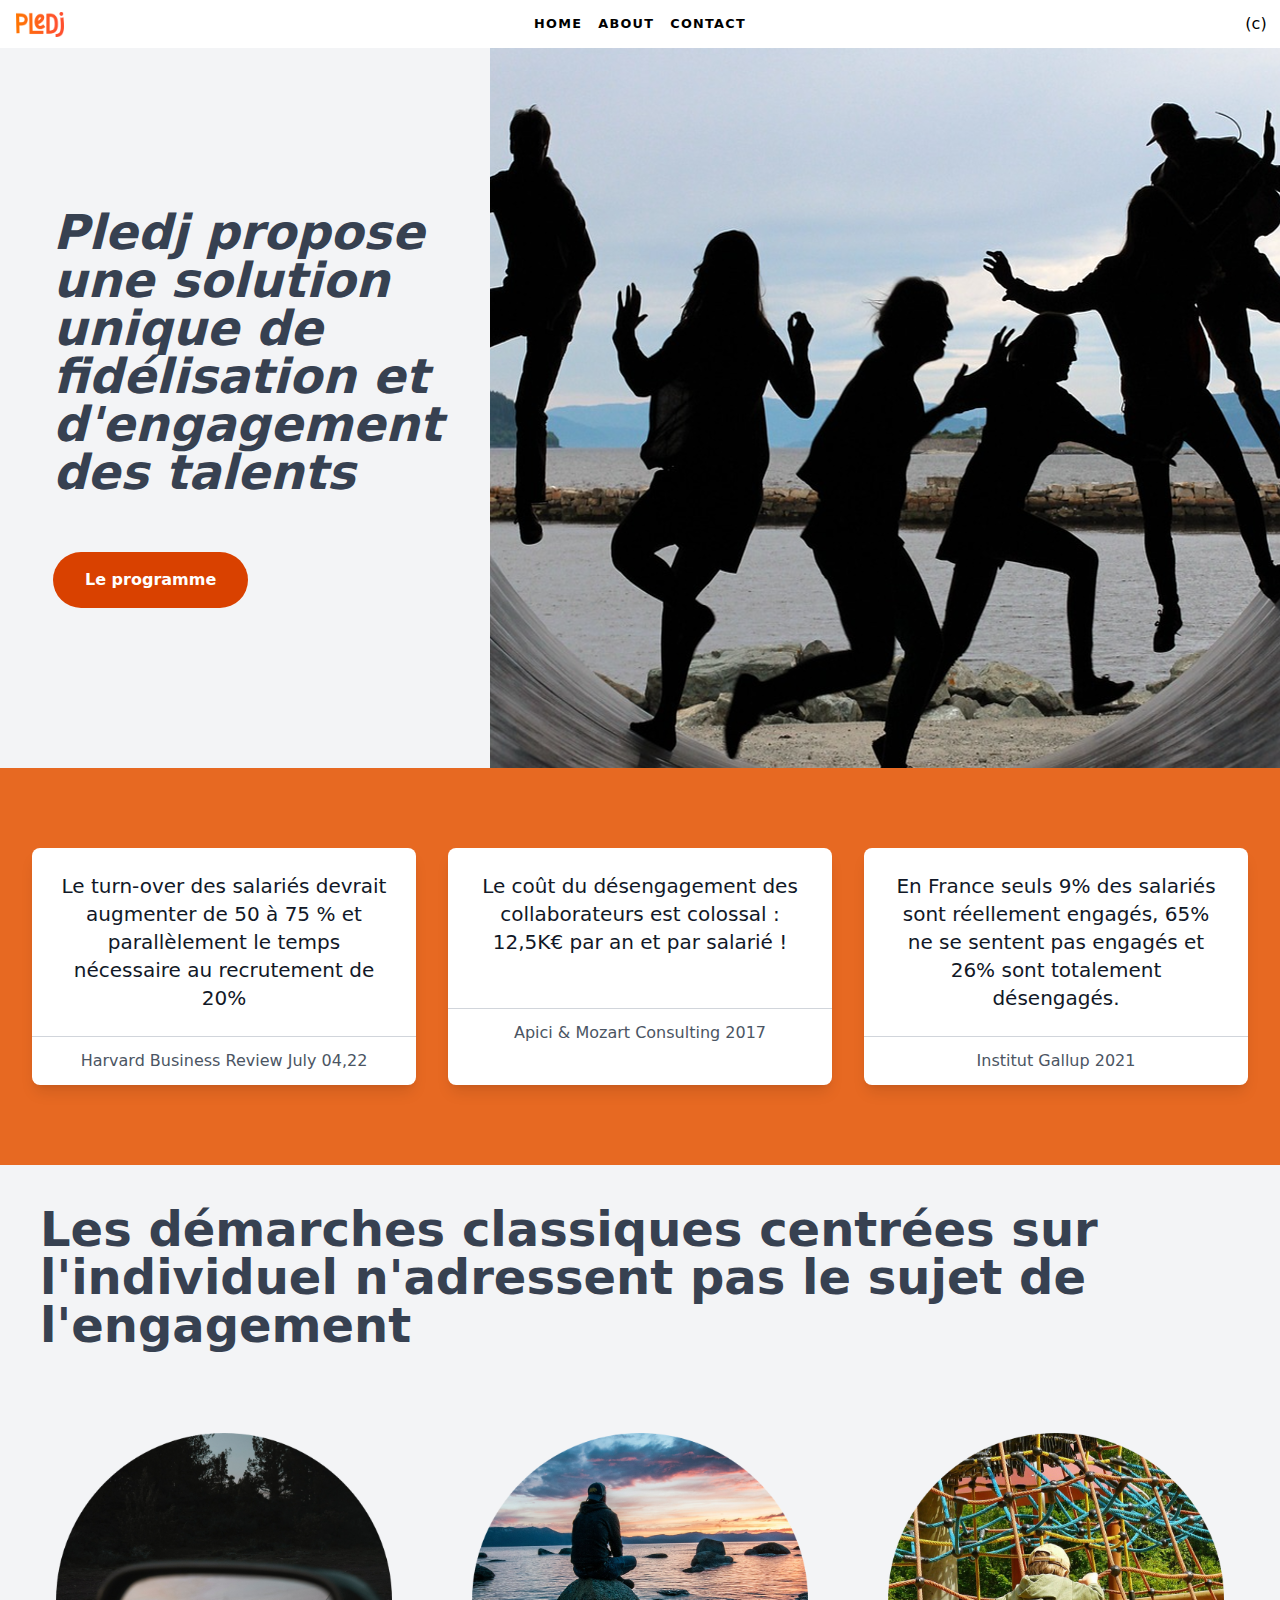
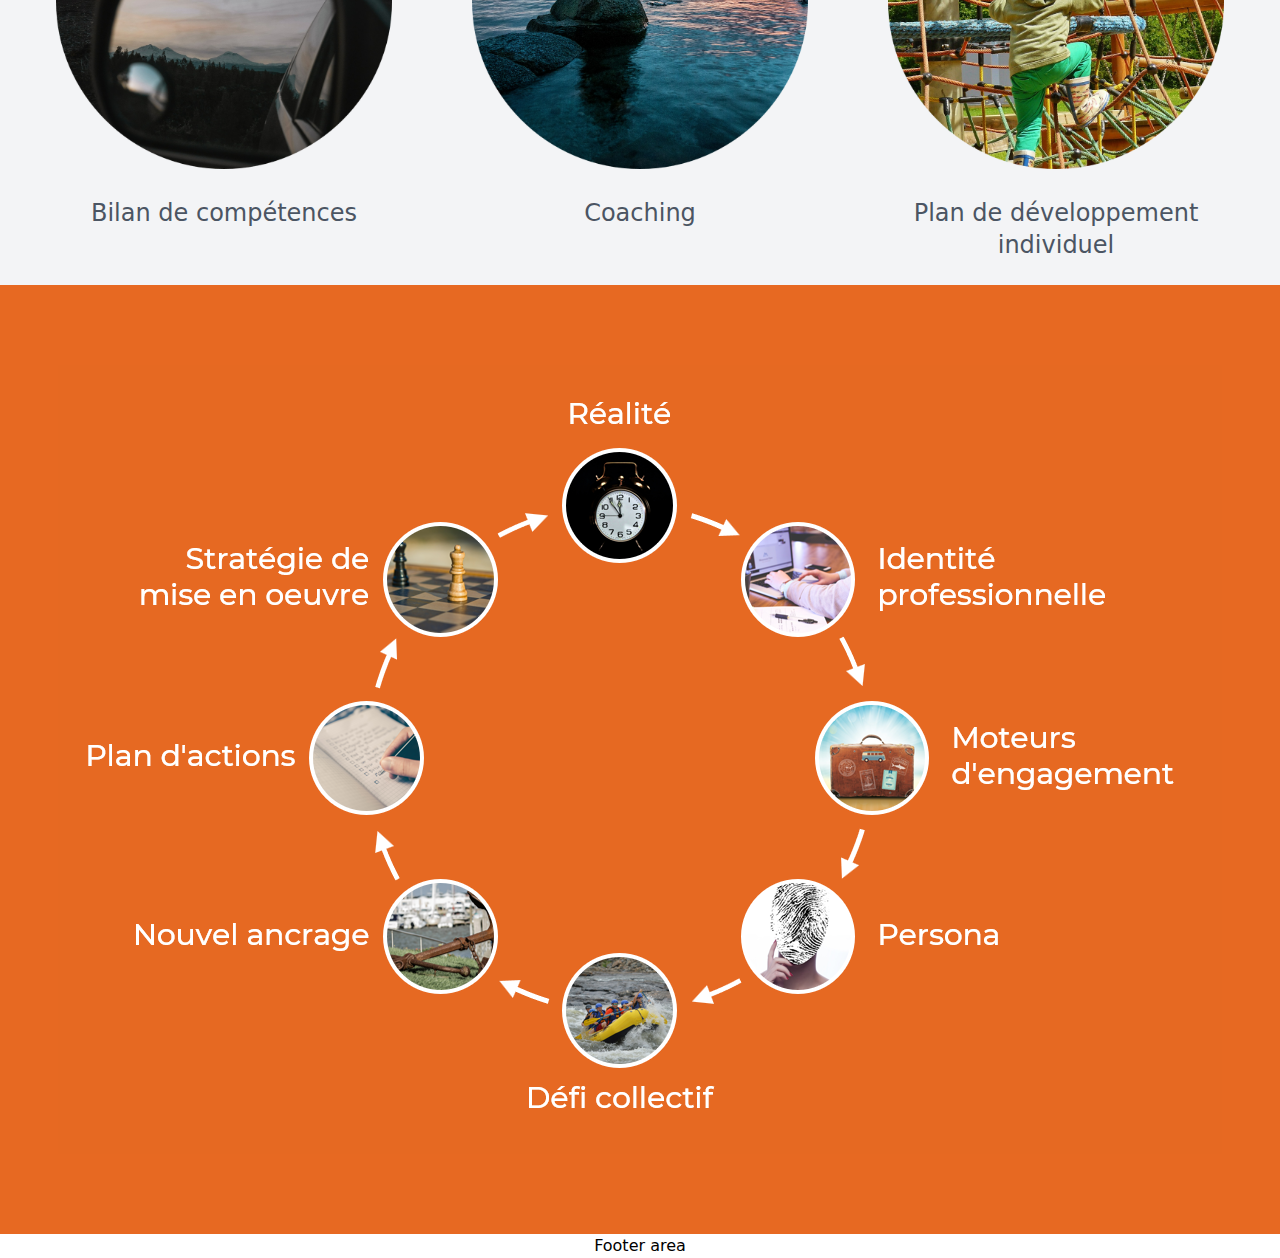
<file: index.html>
<!DOCTYPE html>
<html lang="en">
	<head>
		<meta charset="utf-8" />
		<link rel="icon" href="./favicon.png" />
		<meta name="viewport" content="width=device-width" />
		<meta http-equiv="content-security-policy" content="">
		<link href="./_app/immutable/assets/_layout-ed79c279.css" rel="stylesheet">
		<link rel="modulepreload" href="./_app/immutable/start-be95d530.js">
		<link rel="modulepreload" href="./_app/immutable/chunks/index-b7a7b086.js">
		<link rel="modulepreload" href="./_app/immutable/chunks/singletons-ea73c8f8.js">
		<link rel="modulepreload" href="./_app/immutable/components/pages/_layout.svelte-ec18c159.js">
		<link rel="modulepreload" href="./_app/immutable/chunks/stores-d4d93af7.js">
		<link rel="modulepreload" href="./_app/immutable/components/pages/_page.svelte-69e49950.js">
		<link rel="modulepreload" href="./_app/immutable/modules/pages/_page.js-32d8ae81.js">
		<link rel="modulepreload" href="./_app/immutable/chunks/_page-0df15927.js"><title>Pledj - L&#39;engagement est un jeu collectif</title><!-- HEAD_svelte-w036vl_START --><meta name="description" content="Pledj - L'engagement est un jeu collectif"><!-- HEAD_svelte-w036vl_END -->
	</head>
	<body data-sveltekit-prefetch>
		<div>


<div><header class="max-w-7xl m-auto svelte-1vxopkm"><div class="corner svelte-1vxopkm"><a href="/" class="svelte-1vxopkm"><img src="/_app/immutable/assets/logo-color-small-7dd6ccd4.png" alt="Pledj" class="svelte-1vxopkm"></a></div>

	<nav class="svelte-1vxopkm"><svg viewBox="0 0 2 3" aria-hidden="true" class="svelte-1vxopkm"><path d="M0,0 L1,2 C1.5,3 1.5,3 2,3 L2,0 Z" class="svelte-1vxopkm"></path></svg>
		<ul class="svelte-1vxopkm"><li class="svelte-1vxopkm active"><a href="/" class="svelte-1vxopkm">Home</a></li>
			<li class="svelte-1vxopkm"><a href="/about" class="svelte-1vxopkm">About</a></li>
			<li class="svelte-1vxopkm"><a href="/about" class="svelte-1vxopkm">Contact</a></li></ul>
		<svg viewBox="0 0 2 3" aria-hidden="true" class="svelte-1vxopkm"><path d="M0,0 L0,3 C0.5,3 0.5,3 1,2 L2,0 Z" class="svelte-1vxopkm"></path></svg></nav>

	<div class="corner svelte-1vxopkm"><a href="https://github.com/sveltejs/kit" class="svelte-1vxopkm">(c)
		</a></div>
</header>

	<main>

<section class="bg-gray-100"><div class="flex items-center max-w-7xl m-auto"><div class="max-w-sm align-middle m-auto"><span class="text-5xl italic font-bold text-gray-700">Pledj propose une solution unique de fidélisation et d&#39;engagement des talents</span>
			<div class="flex-nowrap mt-14"><button class="bg-brand-peach hover:bg-brand-orange text-white font-bold py-4 px-8 rounded-full">Le programme</button></div></div>
		<div class=""><picture><img src="/_app/immutable/assets/pic-people-circle-c4953aae.png" alt="Pledj propose une solution unique de fidélisation et d'engagement des talents"></picture></div></div></section>

<section class="bg-brand-pledj"><div class="flex justify-evenly max-w-7xl m-auto py-20"><div class="flex justify-center"><div class="block rounded-lg shadow-lg bg-white max-w-sm text-center"><div class="p-6"><h5 class="text-gray-900 text-xl font-medium">Le turn-over des salariés devrait augmenter de 50 à 75 % et parallèlement le temps nécessaire au recrutement de 20%
					</h5></div>
				<div class="py-3 px-6 border-t border-gray-300 text-gray-600">Harvard Business Review July 04,22
				</div></div></div>
		<div class="flex justify-center"><div class="block rounded-lg shadow-lg bg-white max-w-sm text-center"><div class="p-6"><h5 class="text-gray-900 text-xl font-medium pb-7">Le coût du désengagement des collaborateurs est colossal : 12,5K€ par an et par salarié !
					</h5></div>
				<div class="py-3 px-6 border-t border-gray-300 text-gray-600">Apici &amp; Mozart Consulting 2017
				</div></div></div>
		<div class="flex justify-center"><div class="block rounded-lg shadow-lg bg-white max-w-sm text-center"><div class="p-6"><h5 class="text-gray-900 text-xl font-medium">En France seuls 9% des salariés sont réellement engagés, 65% ne se sentent pas engagés et 26% sont totalement désengagés.
					</h5></div>
				<div class="py-3 px-6 border-t border-gray-300 text-gray-600">Institut Gallup 2021
				</div></div></div></div></section>

<section class="bg-gray-100"><div class="flex items-center max-w-7xl m-auto"><div><h1 class="text-5xl font-bold text-gray-700 m-10">Les démarches classiques centrées sur l&#39;individuel n&#39;adressent pas le sujet de l&#39;engagement
			</h1></div></div>

	<div class="flex justify-evenly max-w-7xl py-5 m-auto"><div class="flex justify-center"><div class="max-w-sm text-center"><div class="p-6"><img src="/_app/immutable/assets/bilan-79c6ad4f.png" alt="Bilan de compétences"></div>
				<div class="py-1 px-6 text-gray-600 text-2xl">Bilan de compétences
				</div></div></div>
		<div class="flex justify-center"><div class="max-w-sm text-center"><div class="p-6"><img src="/_app/immutable/assets/coaching-d16381e6.png" alt="Coaching"></div>
				<div class="py-1 px-6 text-gray-600 text-2xl">Coaching
				</div></div></div>
		<div class="flex justify-center"><div class="max-w-sm text-center"><div class="p-6"><img src="/_app/immutable/assets/plan-36282d1b.png" alt="Plan de développement individuel"></div>
				<div class="py-1 px-6 text-gray-600 text-2xl">Plan de développement individuel
				</div></div></div></div></section>

<section class="bg-brand-pledj"><div class="flex justify-evenly max-w-7xl m-auto py-20"><div class="flex justify-center"><img src="/_app/immutable/assets/journey-7c8cd256.png" alt="Pledj journey"></div></div>
</section></main>

	<footer class="text-center">Footer area
	</footer>

</div>


		<script type="module" data-sveltekit-hydrate="fri6t6">
			import { start } from "./_app/immutable/start-be95d530.js";

			start({
				env: {},
				hydrate: {
					status: 200,
					error: null,
					node_ids: [0, 2],
					params: {},
					routeId: "/",
					data: (function(a){return [a,a]}(null)),
					form: null
				},
				paths: {"base":"","assets":""},
				target: document.querySelector('[data-sveltekit-hydrate="fri6t6"]').parentNode,
				trailing_slash: "never"
			});
		</script>
	</div>
	</body>
</html>
</file>
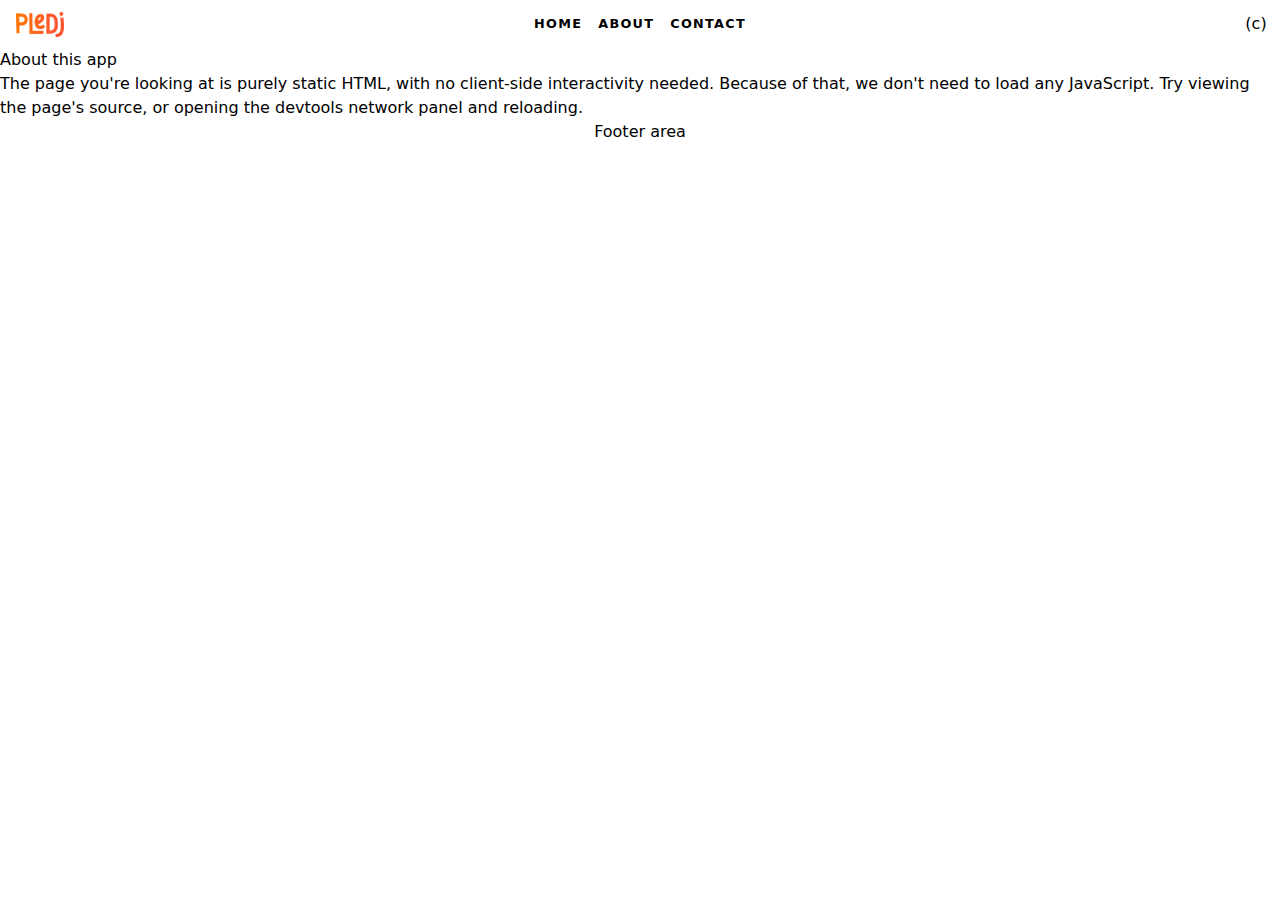
<file: about.html>
<!DOCTYPE html>
<html lang="en">
	<head>
		<meta charset="utf-8" />
		<link rel="icon" href="./favicon.png" />
		<meta name="viewport" content="width=device-width" />
		<meta http-equiv="content-security-policy" content="">
		<link href="./_app/immutable/assets/_layout-ed79c279.css" rel="stylesheet"><title>About</title><!-- HEAD_svelte-1ds1qyu_START --><meta name="description" content="About this app"><!-- HEAD_svelte-1ds1qyu_END -->
	</head>
	<body data-sveltekit-prefetch>
		<div>


<div><header class="max-w-7xl m-auto svelte-1vxopkm"><div class="corner svelte-1vxopkm"><a href="/" class="svelte-1vxopkm"><img src="/_app/immutable/assets/logo-color-small-7dd6ccd4.png" alt="Pledj" class="svelte-1vxopkm"></a></div>

	<nav class="svelte-1vxopkm"><svg viewBox="0 0 2 3" aria-hidden="true" class="svelte-1vxopkm"><path d="M0,0 L1,2 C1.5,3 1.5,3 2,3 L2,0 Z" class="svelte-1vxopkm"></path></svg>
		<ul class="svelte-1vxopkm"><li class="svelte-1vxopkm"><a href="/" class="svelte-1vxopkm">Home</a></li>
			<li class="svelte-1vxopkm active"><a href="/about" class="svelte-1vxopkm">About</a></li>
			<li class="svelte-1vxopkm active"><a href="/about" class="svelte-1vxopkm">Contact</a></li></ul>
		<svg viewBox="0 0 2 3" aria-hidden="true" class="svelte-1vxopkm"><path d="M0,0 L0,3 C0.5,3 0.5,3 1,2 L2,0 Z" class="svelte-1vxopkm"></path></svg></nav>

	<div class="corner svelte-1vxopkm"><a href="https://github.com/sveltejs/kit" class="svelte-1vxopkm">(c)
		</a></div>
</header>

	<main>

<div class="text-column"><h1>About this app</h1>
	<p>The page you&#39;re looking at is purely static HTML, with no client-side interactivity needed.
		Because of that, we don&#39;t need to load any JavaScript. Try viewing the page&#39;s source, or opening
		the devtools network panel and reloading.
	</p></div></main>

	<footer class="text-center">Footer area
	</footer>

</div>

</div>
	</body>
</html>
</file>
<file: _app/immutable/assets/_layout-ed79c279.css>
header.svelte-1vxopkm.svelte-1vxopkm{display:flex;justify-content:space-between}.corner.svelte-1vxopkm.svelte-1vxopkm{width:3em;height:3em}.corner.svelte-1vxopkm a.svelte-1vxopkm{display:flex;align-items:center;justify-content:center;width:100%;height:100%}.corner.svelte-1vxopkm img.svelte-1vxopkm{height:3em;margin-left:2em;-o-object-fit:contain;object-fit:contain}nav.svelte-1vxopkm.svelte-1vxopkm{display:flex;justify-content:center;--background:rgba(255, 255, 255, .7)}svg.svelte-1vxopkm.svelte-1vxopkm{width:2em;height:3em;display:block}path.svelte-1vxopkm.svelte-1vxopkm{fill:var(--background)}ul.svelte-1vxopkm.svelte-1vxopkm{position:relative;padding:0;margin:0;height:3em;display:flex;justify-content:center;align-items:center;list-style:none;background:var(--background);background-size:contain}li.svelte-1vxopkm.svelte-1vxopkm{position:relative;height:100%}li.active.svelte-1vxopkm.svelte-1vxopkm:before{--size:6px;content:"";width:0;height:0;position:absolute;top:0;left:calc(50% - var(--size));border:var(--size) solid transparent;border-top:var(--size) solid var(--color-theme-1)}nav.svelte-1vxopkm a.svelte-1vxopkm{display:flex;height:100%;align-items:center;padding:0 .5rem;color:var(--color-text);font-weight:700;font-size:.8rem;text-transform:uppercase;letter-spacing:.1em;text-decoration:none;transition:color .2s linear}a.svelte-1vxopkm.svelte-1vxopkm:hover{color:var(--color-theme-1)}*,:before,:after{box-sizing:border-box;border-width:0;border-style:solid;border-color:#e5e7eb}:before,:after{--tw-content: ""}html{line-height:1.5;-webkit-text-size-adjust:100%;-moz-tab-size:4;-o-tab-size:4;tab-size:4;font-family:ui-sans-serif,system-ui,-apple-system,BlinkMacSystemFont,Segoe UI,Roboto,Helvetica Neue,Arial,Noto Sans,sans-serif,"Apple Color Emoji","Segoe UI Emoji",Segoe UI Symbol,"Noto Color Emoji"}body{margin:0;line-height:inherit}hr{height:0;color:inherit;border-top-width:1px}abbr:where([title]){-webkit-text-decoration:underline dotted;text-decoration:underline dotted}h1,h2,h3,h4,h5,h6{font-size:inherit;font-weight:inherit}a{color:inherit;text-decoration:inherit}b,strong{font-weight:bolder}code,kbd,samp,pre{font-family:ui-monospace,SFMono-Regular,Menlo,Monaco,Consolas,Liberation Mono,Courier New,monospace;font-size:1em}small{font-size:80%}sub,sup{font-size:75%;line-height:0;position:relative;vertical-align:baseline}sub{bottom:-.25em}sup{top:-.5em}table{text-indent:0;border-color:inherit;border-collapse:collapse}button,input,optgroup,select,textarea{font-family:inherit;font-size:100%;font-weight:inherit;line-height:inherit;color:inherit;margin:0;padding:0}button,select{text-transform:none}button,[type=button],[type=reset],[type=submit]{-webkit-appearance:button;background-color:transparent;background-image:none}:-moz-focusring{outline:auto}:-moz-ui-invalid{box-shadow:none}progress{vertical-align:baseline}::-webkit-inner-spin-button,::-webkit-outer-spin-button{height:auto}[type=search]{-webkit-appearance:textfield;outline-offset:-2px}::-webkit-search-decoration{-webkit-appearance:none}::-webkit-file-upload-button{-webkit-appearance:button;font:inherit}summary{display:list-item}blockquote,dl,dd,h1,h2,h3,h4,h5,h6,hr,figure,p,pre{margin:0}fieldset{margin:0;padding:0}legend{padding:0}ol,ul,menu{list-style:none;margin:0;padding:0}textarea{resize:vertical}input::-moz-placeholder,textarea::-moz-placeholder{opacity:1;color:#9ca3af}input::placeholder,textarea::placeholder{opacity:1;color:#9ca3af}button,[role=button]{cursor:pointer}:disabled{cursor:default}img,svg,video,canvas,audio,iframe,embed,object{display:block;vertical-align:middle}img,video{max-width:100%;height:auto}[hidden]{display:none}*,:before,:after{--tw-border-spacing-x: 0;--tw-border-spacing-y: 0;--tw-translate-x: 0;--tw-translate-y: 0;--tw-rotate: 0;--tw-skew-x: 0;--tw-skew-y: 0;--tw-scale-x: 1;--tw-scale-y: 1;--tw-pan-x: ;--tw-pan-y: ;--tw-pinch-zoom: ;--tw-scroll-snap-strictness: proximity;--tw-ordinal: ;--tw-slashed-zero: ;--tw-numeric-figure: ;--tw-numeric-spacing: ;--tw-numeric-fraction: ;--tw-ring-inset: ;--tw-ring-offset-width: 0px;--tw-ring-offset-color: #fff;--tw-ring-color: rgb(59 130 246 / .5);--tw-ring-offset-shadow: 0 0 #0000;--tw-ring-shadow: 0 0 #0000;--tw-shadow: 0 0 #0000;--tw-shadow-colored: 0 0 #0000;--tw-blur: ;--tw-brightness: ;--tw-contrast: ;--tw-grayscale: ;--tw-hue-rotate: ;--tw-invert: ;--tw-saturate: ;--tw-sepia: ;--tw-drop-shadow: ;--tw-backdrop-blur: ;--tw-backdrop-brightness: ;--tw-backdrop-contrast: ;--tw-backdrop-grayscale: ;--tw-backdrop-hue-rotate: ;--tw-backdrop-invert: ;--tw-backdrop-opacity: ;--tw-backdrop-saturate: ;--tw-backdrop-sepia: }::backdrop{--tw-border-spacing-x: 0;--tw-border-spacing-y: 0;--tw-translate-x: 0;--tw-translate-y: 0;--tw-rotate: 0;--tw-skew-x: 0;--tw-skew-y: 0;--tw-scale-x: 1;--tw-scale-y: 1;--tw-pan-x: ;--tw-pan-y: ;--tw-pinch-zoom: ;--tw-scroll-snap-strictness: proximity;--tw-ordinal: ;--tw-slashed-zero: ;--tw-numeric-figure: ;--tw-numeric-spacing: ;--tw-numeric-fraction: ;--tw-ring-inset: ;--tw-ring-offset-width: 0px;--tw-ring-offset-color: #fff;--tw-ring-color: rgb(59 130 246 / .5);--tw-ring-offset-shadow: 0 0 #0000;--tw-ring-shadow: 0 0 #0000;--tw-shadow: 0 0 #0000;--tw-shadow-colored: 0 0 #0000;--tw-blur: ;--tw-brightness: ;--tw-contrast: ;--tw-grayscale: ;--tw-hue-rotate: ;--tw-invert: ;--tw-saturate: ;--tw-sepia: ;--tw-drop-shadow: ;--tw-backdrop-blur: ;--tw-backdrop-brightness: ;--tw-backdrop-contrast: ;--tw-backdrop-grayscale: ;--tw-backdrop-hue-rotate: ;--tw-backdrop-invert: ;--tw-backdrop-opacity: ;--tw-backdrop-saturate: ;--tw-backdrop-sepia: }.static{position:static}.absolute{position:absolute}.relative{position:relative}.m-auto{margin:auto}.m-10{margin:2.5rem}.mt-14{margin-top:3.5rem}.block{display:block}.flex{display:flex}.max-w-7xl{max-width:80rem}.max-w-sm{max-width:24rem}.flex-nowrap{flex-wrap:nowrap}.items-center{align-items:center}.justify-center{justify-content:center}.justify-evenly{justify-content:space-evenly}.rounded-full{border-radius:9999px}.rounded-lg{border-radius:.5rem}.border{border-width:1px}.border-t{border-top-width:1px}.border-gray-300{--tw-border-opacity: 1;border-color:rgb(209 213 219 / var(--tw-border-opacity))}.bg-gray-100{--tw-bg-opacity: 1;background-color:rgb(243 244 246 / var(--tw-bg-opacity))}.bg-brand-peach{--tw-bg-opacity: 1;background-color:rgb(217 65 0 / var(--tw-bg-opacity))}.bg-brand-pledj{--tw-bg-opacity: 1;background-color:rgb(231 105 34 / var(--tw-bg-opacity))}.bg-white{--tw-bg-opacity: 1;background-color:rgb(255 255 255 / var(--tw-bg-opacity))}.p-6{padding:1.5rem}.py-4{padding-top:1rem;padding-bottom:1rem}.px-8{padding-left:2rem;padding-right:2rem}.py-20{padding-top:5rem;padding-bottom:5rem}.py-3{padding-top:.75rem;padding-bottom:.75rem}.px-6{padding-left:1.5rem;padding-right:1.5rem}.py-5{padding-top:1.25rem;padding-bottom:1.25rem}.py-1{padding-top:.25rem;padding-bottom:.25rem}.pb-7{padding-bottom:1.75rem}.text-center{text-align:center}.align-middle{vertical-align:middle}.text-5xl{font-size:3rem;line-height:1}.text-xl{font-size:1.25rem;line-height:1.75rem}.text-2xl{font-size:1.5rem;line-height:2rem}.font-bold{font-weight:700}.font-medium{font-weight:500}.uppercase{text-transform:uppercase}.italic{font-style:italic}.text-gray-700{--tw-text-opacity: 1;color:rgb(55 65 81 / var(--tw-text-opacity))}.text-white{--tw-text-opacity: 1;color:rgb(255 255 255 / var(--tw-text-opacity))}.text-gray-900{--tw-text-opacity: 1;color:rgb(17 24 39 / var(--tw-text-opacity))}.text-gray-600{--tw-text-opacity: 1;color:rgb(75 85 99 / var(--tw-text-opacity))}.shadow-lg{--tw-shadow: 0 10px 15px -3px rgb(0 0 0 / .1), 0 4px 6px -4px rgb(0 0 0 / .1);--tw-shadow-colored: 0 10px 15px -3px var(--tw-shadow-color), 0 4px 6px -4px var(--tw-shadow-color);box-shadow:var(--tw-ring-offset-shadow, 0 0 #0000),var(--tw-ring-shadow, 0 0 #0000),var(--tw-shadow)}.transition{transition-property:color,background-color,border-color,text-decoration-color,fill,stroke,opacity,box-shadow,transform,filter,-webkit-backdrop-filter;transition-property:color,background-color,border-color,text-decoration-color,fill,stroke,opacity,box-shadow,transform,filter,backdrop-filter;transition-property:color,background-color,border-color,text-decoration-color,fill,stroke,opacity,box-shadow,transform,filter,backdrop-filter,-webkit-backdrop-filter;transition-timing-function:cubic-bezier(.4,0,.2,1);transition-duration:.15s}.hover\:bg-brand-orange:hover{--tw-bg-opacity: 1;background-color:rgb(248 158 53 / var(--tw-bg-opacity))}
</file>
